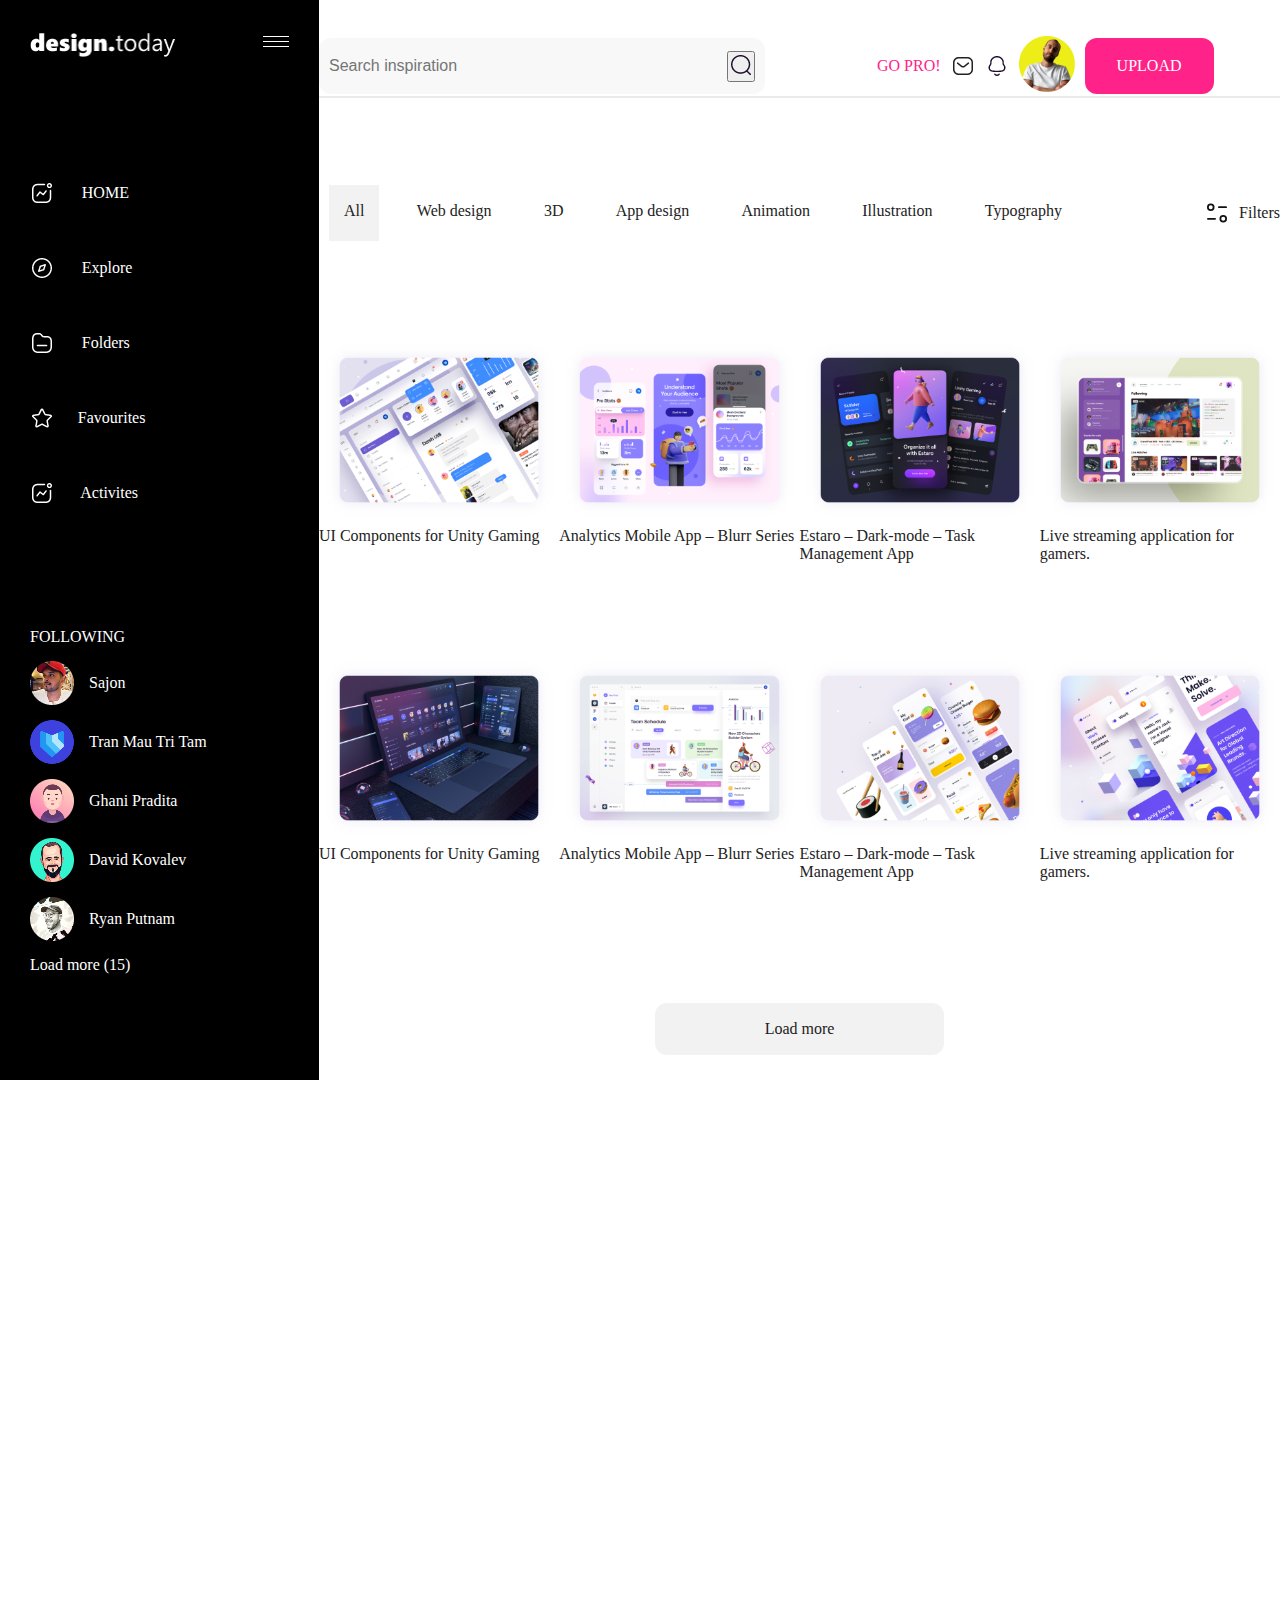
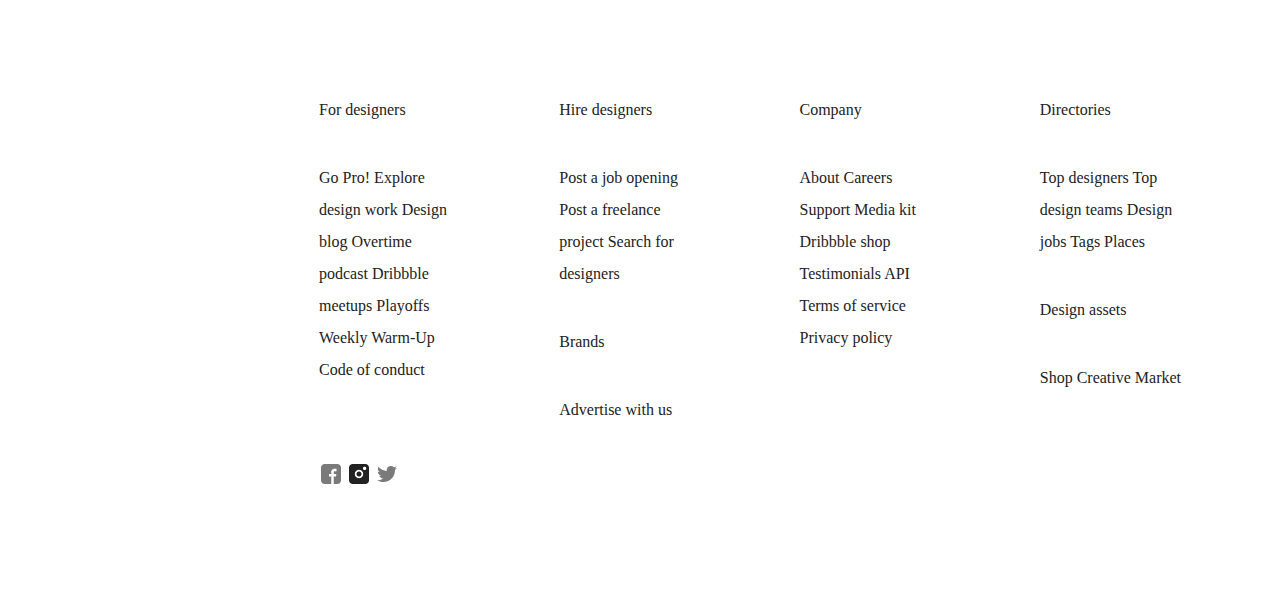
<file: index.html>
<!DOCTYPE html>
<html lang="en">
<head>
    <meta charset="UTF-8">
    <meta http-equiv="X-UA-Compatible" content="IE=edge">
    <meta name="viewport" content="width=device-width, initial-scale=1.0">
    <title>შუალედური</title>
    <link rel="stylesheet" href="css/style.css">
    <link rel="stylesheet" href="css/media.css">
</head>
<body>
    <div class="container">
        <div class="sidebar">
            <div class="nav_back">
                <div class="nav_block">
                    <div class="logo_burger">
                        <img class="logo" src="img/design.today.png" alt="">
                        <img class="burger" src="img/Group 7.png" alt="">
                    </div>
                    <nav>
                        <ul> 
                            <li>
                                <img src="img/Component 1 – 2.png" alt="">
                                <a href="#">HOME</a>
                            </li>
                        </ul>
                        <ul>
                            <li>
                                <img src="img/Component 3 – 2.png" alt="">
                                <a href="#">Explore</a>
                            </li>
                        </ul>
                        <ul>
                            <li>
                                <img src="img/Component 4 – 2.png" alt="">
                                <a href="#">Folders</a>
                            </li>
                        </ul>
                        <ul>
                            <li>
                                <img src="img/Component 8 – 2.png" alt="">
                                <a href="#">Favourites</a>
                            </li>
                        </ul>
                        <ul>
                            <li>
                                <img src="img/Component 1 – 2.png" alt="">
                                <a href="#">Activites</a>
                            </li>
                        </ul> 
                    </nav>
                    <div class="following">
                        <span class="fbox">FOLLOWING</span>
                        
                        <div class="fbox folw">
                            <img src="img/folw/Rectangle 40.png" alt="">
                            <p>Sajon</p>
                        </div>
                        <div class="fbox folw">
                            <img src="img/folw/Rectangle 41.png" alt="">
                            <p>Tran Mau Tri Tam</p>
                        </div>
                        <div class="fbox folw">
                            <img src="img/folw/Rectangle 42.png" alt="">
                            <p>Ghani Pradita</p>
                        </div>
                        <div class="fbox folw">
                            <img src="img/folw/Rectangle 43.png" alt="">
                            <p>David Kovalev</p>
                        </div>
                        <div class="fbox folw">
                            <img src="img/folw/Rectangle 44.png" alt="">
                            <p>Ryan Putnam</p>
                        </div>
                        <div class="fbox">
                            <p>Load more (15)</p>
                        </div>
                    </div>
                </div> 
            </div>
        </div>
        

        <div class="container_right">
            <header>
                <form action="" method="get" class="search">
                    <input type="text" placeholder="Search inspiration" class="search_grid">
                    <button type="submit"><img src="img/Component 9 – 4.png" alt="search_btn" class="search_btn"></button>
                </form>
                <div class="h_profile">
                    <a class="h_p go_pro" href="#">GO PRO!</a>
                    <img class="h_p"src="img/hdr/Component 11 – 2.png" alt="">
                    <img class="h_p"src="img/hdr/Component 7 – 2.png" alt="">
                    <a class="h_p"href="table.html"><img src="img/hdr/Group 33.png" alt="prof.img"></a>
                    <!-- <img src="img/hdr/Group 33.png" alt=""> -->
                    <div class="h_p upload">
                        <a href="#">UPLOAD</a>
                    </div>
                    
                </div> 
            </header>

            <div class="container_right_child">
                <menu>
                    <div class="tab_burger">
                        <img src="img/Group 7.png" alt="">
                    </div>
                    
                    <ul class="tabs">
                        <li class="all">
                            All
                        </li>
                        <li>
                            Web design
                        </li>
                        <li>
                            3D
                        </li>
                        <li>
                            App design
                        </li>
                        <li>
                            Animation
                        </li>
                        <li>
                            Illustration
                        </li>
                        <li>
                            Typography
                        </li>
                    </ul>
                    <div class="tabs">
                        <img class="m_filter" src="img/Group 18.svg" alt="filter_logo">
                        <a class="m_filter" href="#">Filters</a>
                    </div>
                </menu>

                <div class="box_section_first">
                    <div class="sbox">
                        <img src="img/sbox/box1/Rectangle 45.png" alt="">
                        <p>UI Components for Unity Gaming</p>
                    </div>
                    <div class="sbox">
                        <img src="img/sbox/box1/Rectangle 46.png" alt="">
                        <p>Analytics Mobile App – Blurr Series</p>
                    </div>
                    <div class="sbox">
                        <img src="img/sbox/box1/Rectangle 47.png" alt="">
                        <p>Estaro – Dark-mode – Task Management App</p>
                    </div>
                    <div class="sbox">
                        <img src="img/sbox/box1/Rectangle 48.png" alt="">
                        <p>Live streaming application for gamers.</p>
                    </div>
                </div>

                <div class="box_section_second">
                    <div class="sbox">
                        <img src="img/sbox/box2/Rectangle 45.png" alt="">
                        <p>UI Components for Unity Gaming</p>
                    </div>
                    <div class="sbox">
                        <img src="img/sbox/box2/Rectangle 46.png" alt="">
                        <p>Analytics Mobile App – Blurr Series</p>
                    </div>
                    <div class="sbox">
                        <img src="img/sbox/box2/Rectangle 47.png" alt="">
                        <p>Estaro – Dark-mode – Task Management App</p>
                    </div>
                    <div class="sbox">
                        <img src="img/sbox/box2/Rectangle 48.png" alt="">
                        <p>Live streaming application for gamers.</p>
                    </div>
                </div>
                
            
            
            </div>
            <div class="load_more">
                <p>Load more</p>
            </div>
            <footer>
                <div class="about">
                    <div class="child">
                        <p class="p_">For designers</p>
                        <p class="p_">Go Pro! Explore design work Design blog Overtime podcast Dribbble meetups Playoffs Weekly Warm-Up Code of conduct</p>
                    </div>
                    <div class="child">
                        <p class="p_">Hire designers</p>
                        <p class="p_">Post a job opening Post a freelance project Search for designers</p>
                        <p class="p_">Brands</p>
                        <p class="p_">Advertise with us</p>
                    </div>
                    <div class="child">
                        <p class="p_">Company</p>
                        <p class="p_">About Careers Support Media kit Dribbble shop Testimonials API Terms of service Privacy policy</p>
                    </div>
                    <div class="child">
                        <p class="p_">Directories</p>
                        <p class="p_">Top designers Top design teams Design jobs Tags Places</p>
                        <p class="p_">Design assets</p>
                        <p class="p_">Shop Creative Market</p>
                    </div>
                    <div class="smedia">
                        <img src="img/Component 12 – 2.png" alt="f">
                        <img src="img/Component 13 – 2.png" alt="y">
                        <img src="img/Component 14 – 2.png" alt="t">
                    </div>
                </div>
                
                


                

            </footer>
            
            
        </div>
    </div>
    
    
</body>
</html>
</file>
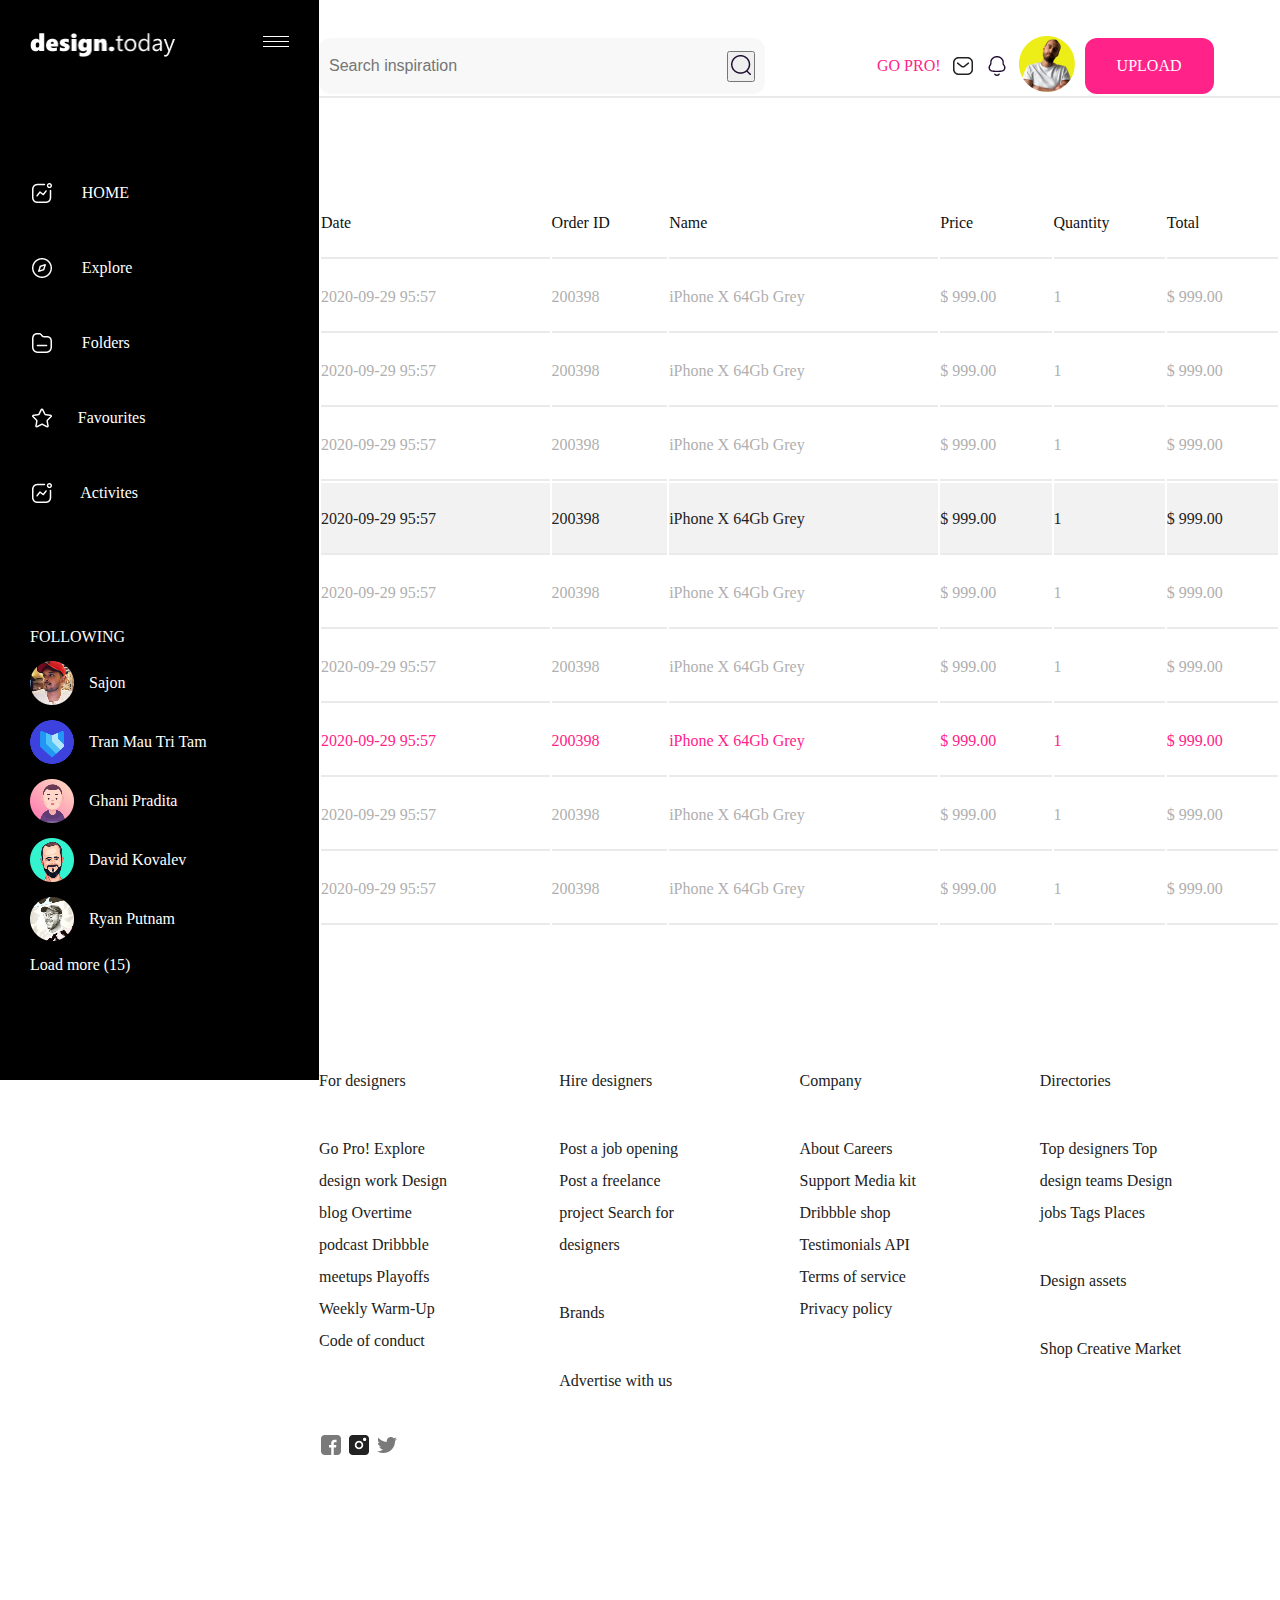
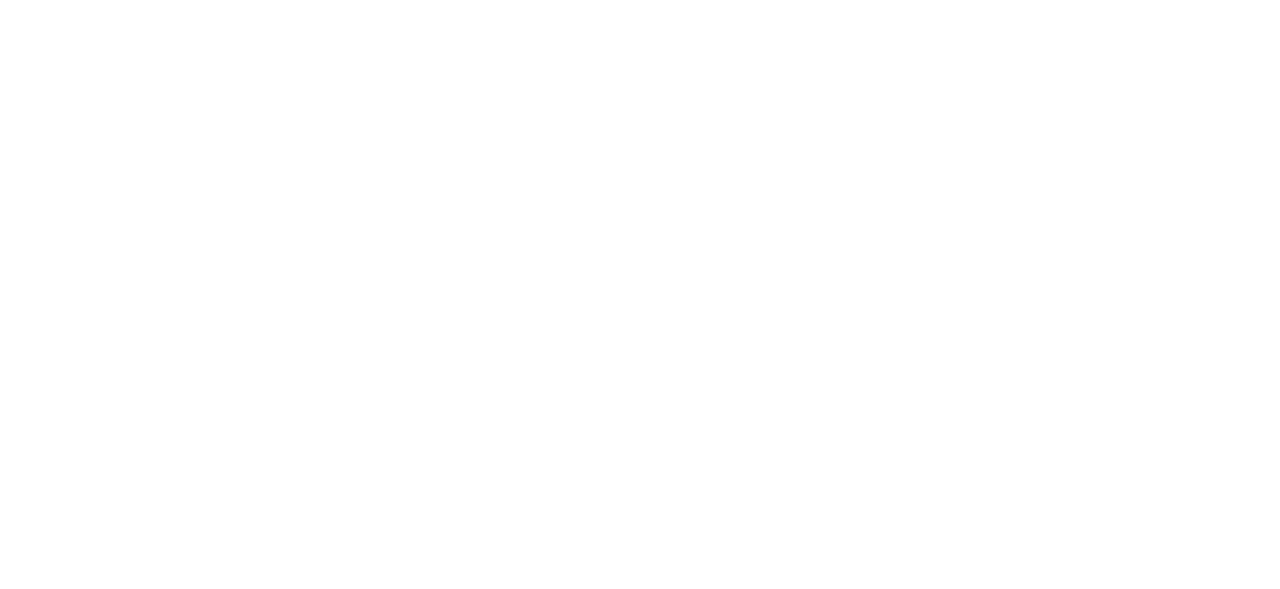
<file: table.html>
<!DOCTYPE html>
<html lang="en">
<head>
    <meta charset="UTF-8">
    <meta http-equiv="X-UA-Compatible" content="IE=edge">
    <meta name="viewport" content="width=device-width, initial-scale=1.0">
    <title>TABLE</title>
    <link rel="stylesheet" href="css/style.css">
    <link rel="stylesheet" href="css/tablestyle.css">
    <link rel="stylesheet" href="css/media.css">
    <!-- <link rel="stylesheet" href="bs/css/bootstrap.css">/ -->
</head>
<body>
    <div class="container">
        <div class="sidebar">
            <div class="nav_back">
                <div class="nav_block">
                    <div class="logo_burger">
                        <img class="logo" src="img/design.today.png" alt="">
                        <img class="burger" src="img/Group 7.png" alt="">
                    </div>
                    <nav>
                        <ul> 
                            <li>
                                <img src="img/Component 1 – 2.png" alt="">
                                <a href="#">HOME</a>
                            </li>
                        </ul>
                        <ul>
                            <li>
                                <img src="img/Component 3 – 2.png" alt="">
                                <a href="#">Explore</a>
                            </li>
                        </ul>
                        <ul>
                            <li>
                                <img src="img/Component 4 – 2.png" alt="">
                                <a href="#">Folders</a>
                            </li>
                        </ul>
                        <ul>
                            <li>
                                <img src="img/Component 8 – 2.png" alt="">
                                <a href="#">Favourites</a>
                            </li>
                        </ul>
                        <ul>
                            <li>
                                <img src="img/Component 1 – 2.png" alt="">
                                <a href="#">Activites</a>
                            </li>
                        </ul> 
                    </nav>
                    <div class="following">
                        <span class="fbox">FOLLOWING</span>
                        
                        <div class="fbox folw">
                            <img src="img/folw/Rectangle 40.png" alt="">
                            <p>Sajon</p>
                        </div>
                        <div class="fbox folw">
                            <img src="img/folw/Rectangle 41.png" alt="">
                            <p>Tran Mau Tri Tam</p>
                        </div>
                        <div class="fbox folw">
                            <img src="img/folw/Rectangle 42.png" alt="">
                            <p>Ghani Pradita</p>
                        </div>
                        <div class="fbox folw">
                            <img src="img/folw/Rectangle 43.png" alt="">
                            <p>David Kovalev</p>
                        </div>
                        <div class="fbox folw">
                            <img src="img/folw/Rectangle 44.png" alt="">
                            <p>Ryan Putnam</p>
                        </div>
                        <div class="fbox">
                            <p>Load more (15)</p>
                        </div>
                    </div>
                </div> 
            </div>
        </div>
        

        <div class="container_right">
            <header>
                <form action="" method="get" class="search">
                    <input type="text" placeholder="Search inspiration" class="search_grid">
                    <button type="submit"><img src="img/Component 9 – 4.png" alt="search_btn" class="search_btn"></button>
                </form>
                <div class="h_profile">
                    <a class="h_p go_pro" href="#">GO PRO!</a>
                    <img class="h_p"src="img/hdr/Component 11 – 2.png" alt="">
                    <img class="h_p"src="img/hdr/Component 7 – 2.png" alt="">
                    <a class="h_p"href="index.html"><img src="img/hdr/Group 33.png" alt="prof.img"></a>
                    <!-- <img src="img/hdr/Group 33.png" alt=""> -->
                    <div class="h_p upload">
                        <a href="#">UPLOAD</a>
                    </div>
                    
                </div> 
            </header>

            <div class="table_section">
                <table>
                    <tr class="table_head">
                        <td>Date</td>
                        <td>Order ID</td>
                        <td>Name</td>
                        <td>Price</td>
                        <td>Quantity</td>
                        <td>Total</td>
                    </tr>
                    <tr>
                        <td>2020-09-29 95:57</td>
                        <td>200398</td>
                        <td>iPhone X 64Gb Grey</td>
                        <td>$ 999.00</td>
                        <td>1</td>
                        <td>$ 999.00</td>
                    </tr>
                    <tr>
                        <td>2020-09-29 95:57</td>
                        <td>200398</td>
                        <td>iPhone X 64Gb Grey</td>
                        <td>$ 999.00</td>
                        <td>1</td>
                        <td>$ 999.00</td>
                    </tr>
                    <tr>
                        <td>2020-09-29 95:57</td>
                        <td>200398</td>
                        <td>iPhone X 64Gb Grey</td>
                        <td>$ 999.00</td>
                        <td>1</td>
                        <td>$ 999.00</td>
                    </tr>
                    <tr class="selected_colum">
                        <td>2020-09-29 95:57</td>
                        <td>200398</td>
                        <td>iPhone X 64Gb Grey</td>
                        <td>$ 999.00</td>
                        <td>1</td>
                        <td>$ 999.00</td>
                    </tr>
                    <tr>
                        <td>2020-09-29 95:57</td>
                        <td>200398</td>
                        <td>iPhone X 64Gb Grey</td>
                        <td>$ 999.00</td>
                        <td>1</td>
                        <td>$ 999.00</td>
                    </tr>
                    <tr>
                        <td>2020-09-29 95:57</td>
                        <td>200398</td>
                        <td>iPhone X 64Gb Grey</td>
                        <td>$ 999.00</td>
                        <td>1</td>
                        <td>$ 999.00</td>
                    </tr>
                    <tr class="red_colum">
                        <td>2020-09-29 95:57</td>
                        <td>200398</td>
                        <td>iPhone X 64Gb Grey</td>
                        <td>$ 999.00</td>
                        <td>1</td>
                        <td>$ 999.00</td>
                    </tr>
                    <tr>
                        <td>2020-09-29 95:57</td>
                        <td>200398</td>
                        <td>iPhone X 64Gb Grey</td>
                        <td>$ 999.00</td>
                        <td>1</td>
                        <td>$ 999.00</td>
                    </tr>
                    <tr>
                        <td>2020-09-29 95:57</td>
                        <td>200398</td>
                        <td>iPhone X 64Gb Grey</td>
                        <td>$ 999.00</td>
                        <td>1</td>
                        <td>$ 999.00</td>
                    </tr>
                    
                        
                    
                </table>
            </div>
            

            <footer>
                <div class="about">
                    <div class="child">
                        <p class="p_">For designers</p>
                        <p class="p_">Go Pro! Explore design work Design blog Overtime podcast Dribbble meetups Playoffs Weekly Warm-Up Code of conduct</p>
                    </div>
                    <div class="child">
                        <p class="p_">Hire designers</p>
                        <p class="p_">Post a job opening Post a freelance project Search for designers</p>
                        <p class="p_">Brands</p>
                        <p class="p_">Advertise with us</p>
                    </div>
                    <div class="child">
                        <p class="p_">Company</p>
                        <p class="p_">About Careers Support Media kit Dribbble shop Testimonials API Terms of service Privacy policy</p>
                    </div>
                    <div class="child">
                        <p class="p_">Directories</p>
                        <p class="p_">Top designers Top design teams Design jobs Tags Places</p>
                        <p class="p_">Design assets</p>
                        <p class="p_">Shop Creative Market</p>
                    </div>
                    <div class="smedia">
                        <img src="img/Component 12 – 2.png" alt="f">
                        <img src="img/Component 13 – 2.png" alt="y">
                        <img src="img/Component 14 – 2.png" alt="t">
                    </div>
                </div>
             

            </footer>
            
            
        </div>
    </div>
    
    
</body>
</html>
</file>
<file: css/style.css>
*{
    margin: 0;
    padding: 0;
    box-sizing: border-box;
}
a {
    text-decoration: none;
}
ul,
ol{
    list-style: none;
}

.container {
    display: flex;
    max-width: 1920px;
    height: 2189px;
    margin: auto;
    
    /* border: solid deepskyblue */
}

.sidebar {
    max-width: 319px;
    width: 100%;
    height: 2189px;
    /* background-color: yellow; */
    
    /* position: fixed;/ */
    /* z-index: 9999; */
    /* line-height: 72px; */
    
    /* border: solid rgb(36, 231, 78); */
}

.nav_back {
    max-width: 319px;
    width: 100%;
    height: 1080px;
    background-color: black;
    /* line-height: 32px; */
    /* position: fixed; */
    /* z-index: 9999; */
    
    /* border: solid tomato; */
}

.nav_block {
    color: white;
    margin: auto;
    max-width: 259px;
    width: 100%;
    /* line-height: 32px; */

    /* border: solid blue; */
}

.logo_burger {
    display: flex;
    justify-content: space-between;
    /* padding: 15px; */
    padding-top: 25px;
    margin-bottom: 106px;
    align-items: center;

    /* border: solid yellow;  */
}

.logo {
    max-width: 146px;
    width: 100%;
    height: 32px;
}
.burger {
    max-width: 26px;
    width: 100%;
}
nav {
    margin-bottom: 105px;

    /* border: solid red; */
}

nav ul :hover {
    background-color: #FF2288;
    border-radius: 12px;
    cursor: pointer;
    /* align-items: center; */
}
nav li {
    display: grid;
    grid-template-columns: 1fr 1fr 1fr 1fr 1fr;
    width: 100%;
    height: 60px;
    margin-bottom: 15px;
    align-items: center;
    
}
nav li a {
    color: white;

}

.following {
    /* border: solid yellowgreen; */
}
.fbox {
    display: flex;
    margin-bottom: 15px;
    gap: 15px;
    align-items: center;
}

/* _________________ */

.container_right {
    margin: auto;
    max-width: 1601px;
    width: 100%;
    height: 2189px;

    /* border: solid hotpink; */
}

header {    
    display: flex;

    margin-top: 36px;
    /* height: 56px; */
    margin-bottom: 87px;
    justify-content: space-between;
    border-bottom: 2px solid #eaeaea;
    /* min-width: 320px; */
    /* width: 100%; */

    align-items: center;
}

.search {
    display: flex;
    max-width: 446px;
    width: 100%;
    height: 56px; 
    align-items: center;
    background-color: #F8F8F8;
    border-radius: 12px;
    padding: 10px;

    /* border: solid teal; */

    
}

.search input {
    height: 100%;
    border: none;
    border-radius: 4px 0 0 4px;
    font-size: 16px;
    font-weight: 500;
    /* box-sizing: border-box; */
    /* padding: 0 15px; */
    flex: 1;
    /* outline: 0; */
    
    background-color: #F8F8F8;
    
}
.search_btn {
    width: 24px;
    height: 24px;
    border: none;

    /* border: 1px solid red; */
}


.h_profile {
    max-width: 413px;
    width: 100%;
    display: flex;
    align-items: center;

    /* border: solid green; */
}
.h_p {
    margin-left: 10px;
}
.go_pro {
    color: #FF2288;
}
.upload {
    display: flex;
    align-items: center;
    max-width: 129px;
    width: 100%;
    height: 56px;
    border-radius: 12px;

    background-color: #FF2288;
    
}
.upload a {
    color: #FFFFFF;
    margin: auto;
    
}

.container_right_child {
    margin: auto;
    max-width: 1291px;
    width: 100%;
    margin-bottom: 70px;

    /* border: solid royalblue; */

}

menu {
    display: flex;
    height: 56px;
    margin-bottom: 40px;
    justify-content: space-between;
    margin-bottom: 96px;

    /* border: solid yellow; */
    
}
.tabs {
    display: flex;
    align-items: center;
    /* vertical-align: top; */
    
}
ul {
    /* display: flex; */
    justify-content: space-between;
    max-width: 758px;
    width: 100%;

    /* border: solid goldenrod; */
}

.all {
    background-color: #F2F2F2;
}
.tab_burger {
    background-color: #222222;
    /* max-width: 50px; */
    /* width: 100%; */
    margin: auto;
    padding: 15px;
}
.tabs li {
    display: flex;
    margin-left: 10px;
    color: #222222;
    height: 56px;
    padding: 15px;
    font: normal normal normal 16px/21px Avenir;
    
    
}
.m_filter {
    margin-left: 10px;
    color: #222222;
}


.box_section_first {
    display: grid;
    grid-template-columns: 1fr 1fr 1fr 1fr;
    margin-bottom: 108px;

    /* border: solid aqua; */
}
.box_section_second {
    display: flex;
    margin-bottom: 138px;

    /* border: solid green; */
}
.sbox {
    
    max-width: 289px;
    width: 100%;
    height: 210px;
    margin: auto;

    /* border: solid fuchsia; */
}
.sbox img{
    width: 100%;

}
.sbox p {
    color: #222222;
}

.load_more {
    text-align: center;
    margin: auto;
    max-width: 289px;
    /* height: 56px; */
    /* color: #F2F2F2; */
    border-radius: 12px;
    padding: 17px;
    margin-bottom: 639px;
    background-color: #F2F2F2;

    /* border: solid maroon; */
}
.load_more p{
    color: #222222;
}


footer {
    margin: auto;
    max-width: 1291px;
    width: 100%;
    height: 398px;

    /* border: solid indigo; */
}
.about {
    display: grid;
    grid-template-columns: 1fr 1fr 1fr 1fr;
    color: #222222;

    /* border: solid orangered; */
}

.child {   
    justify-content: left;
    max-width: 142px;
    width: 100%;
    /* height: 301px; */

    /* border: solid greenyellow; */
}
.p_ {
    display: flex;
    margin-bottom: 36px;
    line-height: 32px;
}
</file>
<file: css/media.css>
@media (max-width: 1024px) {
	.logo {
		display: none;
	}
    .nav_back {
        background-color: transparent;
    }
	
    nav, .following {
        display: none;
        
        
    }
    .logo_burger {
        max-width: 50px;
        width: 100%;
        height: 50px;
        position: fixed;
        margin: auto;
        color: #FF2288;


        background-color: #FF2288;
    }
    .burger {
        margin: auto;
        width: 100%;
        /* position: fixed; */
        /* background-color: black; */
    }

    .box_section_first, .box_section_second {
        display: block;
        margin: auto;
        /* background-color: darkgreen; */
    }

    .sbox {
        /* flex: none; */
        
        margin: auto;
    }
    
    .sbox p {
        align-items: center;
        text-align: center;
        position: absolute;
        background-color: aliceblue;
        /* color: blue; */
        margin-top: -50px;
    }


    menu {
        /* flex: none; */
        margin-bottom: 0px;
    }
    .tabs {
        display: block;
        align-items: none;
        margin-bottom: 0px;
    }
    .tabs li {
        color: #FF2288;
        flex: none;
        margin-left: 0px;
        padding: 0%;
    }
}

@media (min-width: 570px) {
    .tab_burger {
        display: none;


    }
}



@media (max-width: 570px) {

    .tabs {
        
        /* display: none; */
    }
    .tabs li {
        display: none;
    }
    header {
        display: block;
    }
}
</file>
<file: css/tablestyle.css>
*{
    margin: 0;
    padding: 0;
    box-sizing: border-box;
}
a {
    text-decoration: none;
    
}
ul,
ol{
    list-style: none;
}

.table_section{
    display: flex;
    
    margin: auto;
    max-width: 1291px;
    width: 100%;
    margin-bottom: 138px;

    /* border: solid royalblue; */
}

table{
    width: 100%; 
}
tr{
    color: #AFAFAF;
    line-height: 62px;
    height: 72px;
    font: normal normal normal 16px/21px Avenir;
    
}
td {
    border-bottom: 2px solid #eaeaea;
    
}

.table_head {
    color: #111111;
}
.selected_colum {
    color: #222222;
    background: #F2F2F2;
}
.red_colum {
    color: #FF2288;
}
</file>
